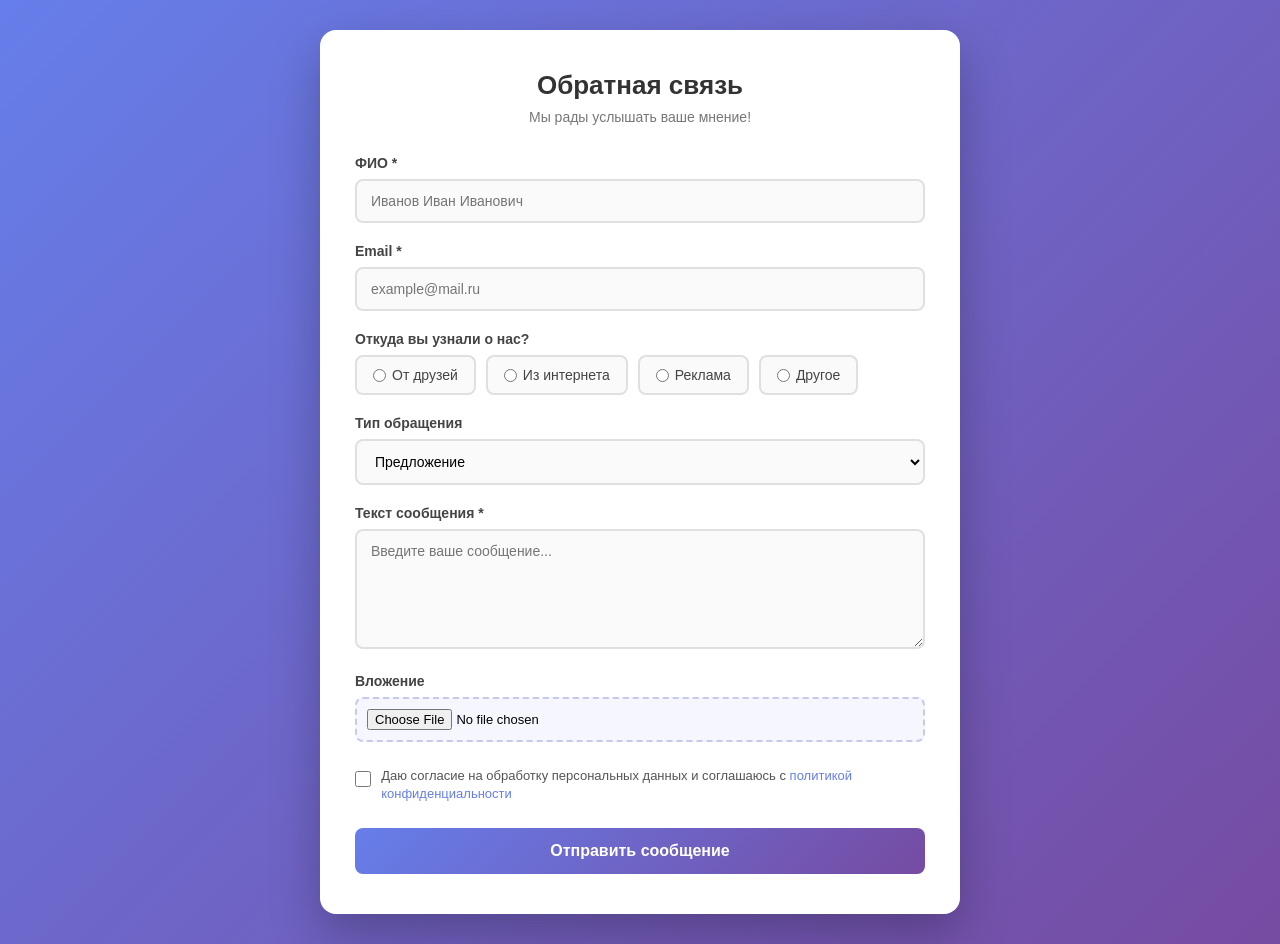
<file: index.html>
<!DOCTYPE html>
<html lang="ru">
<head>
    <meta charset="UTF-8">
    <title>Форма обратной связи</title>
    <style>
        * {
            margin: 0;
            padding: 0;
            box-sizing: border-box;
            font-family: 'Segoe UI', Tahoma, sans-serif;
        }

        body {
            min-height: 100vh;
            background: linear-gradient(135deg, #667eea 0%, #764ba2 100%);
            display: flex;
            justify-content: center;
            align-items: center;
            padding: 30px 15px;
        }

        .feedback-form {
            background: #ffffff;
            width: 100%;
            max-width: 640px;
            padding: 40px 35px;
            border-radius: 16px;
            box-shadow: 0 20px 50px rgba(0, 0, 0, 0.25);
        }

        .feedback-form h1 {
            text-align: center;
            color: #333;
            margin-bottom: 8px;
            font-size: 26px;
        }

        .feedback-form .subtitle {
            text-align: center;
            color: #777;
            margin-bottom: 30px;
            font-size: 14px;
        }

        .form-group {
            margin-bottom: 20px;
        }

        .form-group label {
            display: block;
            margin-bottom: 8px;
            font-weight: 600;
            color: #444;
            font-size: 14px;
        }

        .form-group input[type="text"],
        .form-group input[type="email"],
        .form-group select,
        .form-group textarea {
            width: 100%;
            padding: 12px 14px;
            border: 2px solid #e0e0e0;
            border-radius: 8px;
            font-size: 14px;
            transition: border-color 0.3s, box-shadow 0.3s;
            background: #fafafa;
        }

        .form-group input:focus,
        .form-group select:focus,
        .form-group textarea:focus {
            outline: none;
            border-color: #667eea;
            background: #fff;
            box-shadow: 0 0 0 4px rgba(102, 126, 234, 0.15);
        }

        .form-group textarea {
            resize: vertical;
            min-height: 120px;
        }

        /* Радио-кнопки */
        .radio-group {
            display: flex;
            flex-wrap: wrap;
            gap: 10px;
        }

        .radio-group label {
            display: flex;
            align-items: center;
            gap: 6px;
            font-weight: normal;
            padding: 10px 16px;
            border: 2px solid #e0e0e0;
            border-radius: 8px;
            cursor: pointer;
            transition: all 0.25s;
            background: #fafafa;
            margin-bottom: 0;
        }

        .radio-group label:hover {
            border-color: #667eea;
            background: #f5f6ff;
        }

        .radio-group input[type="radio"] {
            accent-color: #667eea;
            cursor: pointer;
        }

        .radio-group input[type="radio"]:checked + span {
            color: #667eea;
            font-weight: 600;
        }

        /* Файл */
        .file-wrapper {
            position: relative;
            display: inline-block;
            width: 100%;
        }

        .file-wrapper input[type="file"] {
            width: 100%;
            padding: 10px;
            border: 2px dashed #c5cae9;
            border-radius: 8px;
            background: #f5f6ff;
            cursor: pointer;
            font-size: 13px;
        }

        .file-wrapper input[type="file"]:hover {
            border-color: #667eea;
        }

        /* Чекбокс */
        .checkbox-group {
            display: flex;
            align-items: flex-start;
            gap: 10px;
            margin: 25px 0;
        }

        .checkbox-group input[type="checkbox"] {
            margin-top: 3px;
            width: 18px;
            height: 18px;
            accent-color: #667eea;
            cursor: pointer;
        }

        .checkbox-group label {
            font-size: 13px;
            color: #555;
            cursor: pointer;
            line-height: 1.4;
        }

        .checkbox-group a {
            color: #667eea;
            text-decoration: none;
        }

        .checkbox-group a:hover {
            text-decoration: underline;
        }

        /* Кнопка */
        .btn-submit {
            width: 100%;
            padding: 14px;
            border: none;
            border-radius: 8px;
            background: linear-gradient(135deg, #667eea 0%, #764ba2 100%);
            color: #fff;
            font-size: 16px;
            font-weight: 600;
            cursor: pointer;
            transition: transform 0.2s, box-shadow 0.2s;
        }

        .btn-submit:hover {
            transform: translateY(-2px);
            box-shadow: 0 10px 25px rgba(102, 126, 234, 0.4);
        }

        .btn-submit:active {
            transform: translateY(0);
        }
    </style>
</head>
<body>
    <form class="feedback-form" action="#" method="post" enctype="multipart/form-data">
        <h1>Обратная связь</h1>
        <p class="subtitle">Мы рады услышать ваше мнение!</p>

        <div class="form-group">
            <label for="fio">ФИО *</label>
            <input type="text" id="fio" name="fio" placeholder="Иванов Иван Иванович" required>
        </div>

        <div class="form-group">
            <label for="email">Email *</label>
            <input type="email" id="email" name="email" placeholder="example@mail.ru" required>
        </div>

        <div class="form-group">
            <label>Откуда вы узнали о нас?</label>
            <div class="radio-group">
                <label>
                    <input type="radio" name="source" value="friends">
                    <span>От друзей</span>
                </label>
                <label>
                    <input type="radio" name="source" value="internet">
                    <span>Из интернета</span>
                </label>
                <label>
                    <input type="radio" name="source" value="advertising">
                    <span>Реклама</span>
                </label>
                <label>
                    <input type="radio" name="source" value="other">
                    <span>Другое</span>
                </label>
            </div>
        </div>

        <div class="form-group">
            <label for="type">Тип обращения</label>
            <select id="type" name="type">
                <option value="complaint">Жалоба</option>
                <option value="suggestion" selected>Предложение</option>
            </select>
        </div>

        <div class="form-group">
            <label for="message">Текст сообщения *</label>
            <textarea id="message" name="message" placeholder="Введите ваше сообщение..." required></textarea>
        </div>

        <div class="form-group">
            <label for="file">Вложение</label>
            <div class="file-wrapper">
                <input type="file" id="file" name="file">
            </div>
        </div>

        <div class="checkbox-group">
            <input type="checkbox" id="agree" name="agree" required>
            <label for="agree">
                Даю согласие на обработку персональных данных и соглашаюсь с
                <a href="#">политикой конфиденциальности</a>
            </label>
        </div>

        <button type="submit" class="btn-submit">Отправить сообщение</button>
    </form>
</body>
</html>
</file>
